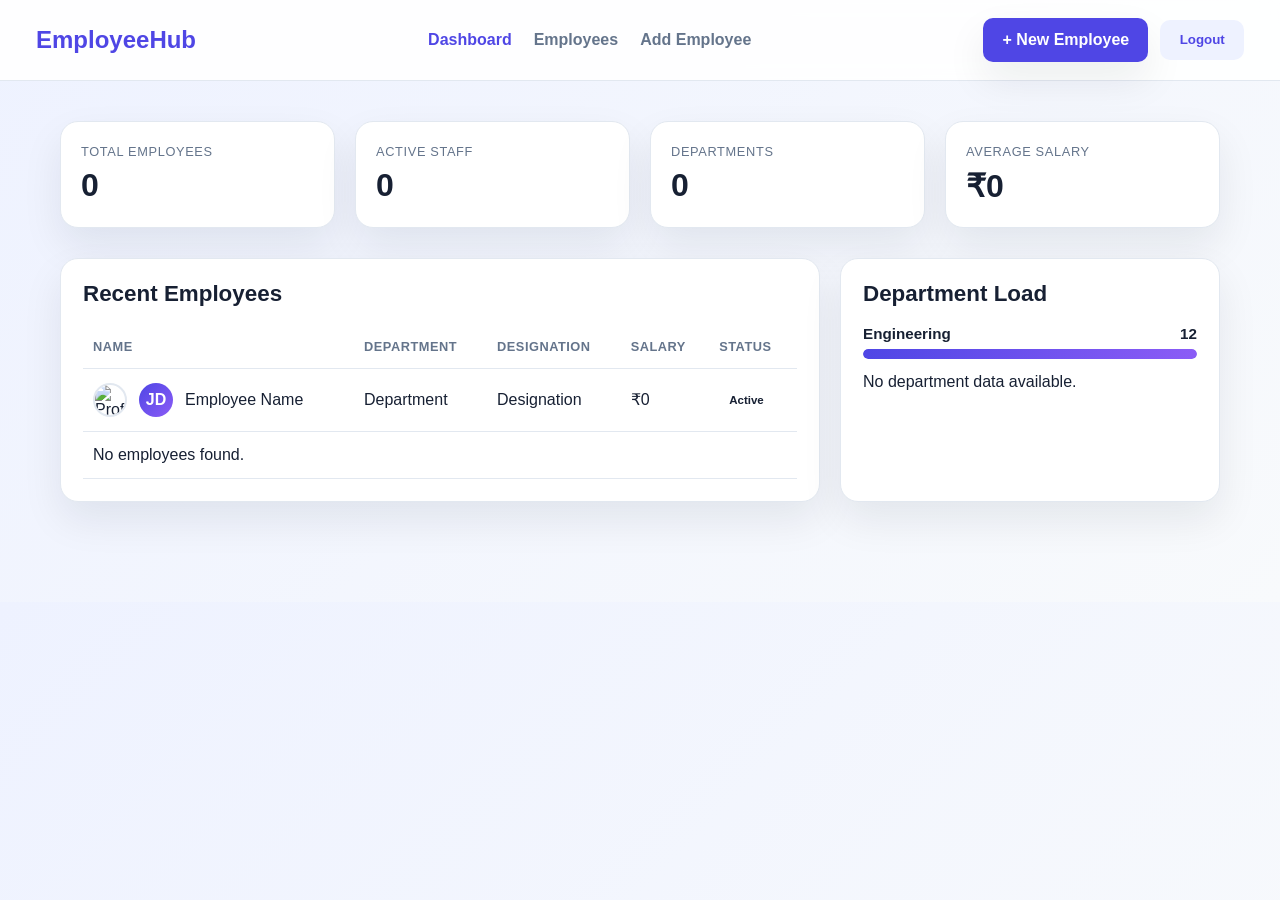
<file: target/classes/templates/dashboard.html>
<!DOCTYPE html>
<html xmlns:th="http://www.thymeleaf.org">
<head>
    <meta charset="UTF-8">
    <meta name="viewport" content="width=device-width, initial-scale=1.0">
    <title>Employee Dashboard</title>
    <style>
        :root {
            --bg: #f4f7fb;
            --card: #ffffff;
            --primary: #4f46e5;
            --primary-soft: #eef2ff;
            --accent: #10b981;
            --text: #172033;
            --muted: #64748b;
            --border: #e2e8f0;
            --shadow: 0 18px 40px rgba(15, 23, 42, 0.08);
        }
        * { box-sizing: border-box; }
        body {
            margin: 0;
            font-family: Arial, sans-serif;
            background: linear-gradient(135deg, #eef2ff 0%, #f8fafc 100%);
            color: var(--text);
        }
        a { text-decoration: none; }
        .topbar {
            display: flex;
            justify-content: space-between;
            align-items: center;
            background: rgba(255,255,255,0.9);
            backdrop-filter: blur(10px);
            padding: 18px 36px;
            position: sticky;
            top: 0;
            border-bottom: 1px solid var(--border);
        }
        .brand {
            font-size: 1.5rem;
            font-weight: 700;
            color: var(--primary);
        }
        .nav {
            display: flex;
            gap: 22px;
            align-items: center;
        }
        .nav a {
            color: var(--muted);
            font-weight: 600;
        }
        .nav a.active {
            color: var(--primary);
        }
        .button {
            display: inline-flex;
            align-items: center;
            justify-content: center;
            border-radius: 10px;
            padding: 0.8rem 1.2rem;
            font-weight: 700;
            border: none;
            cursor: pointer;
        }
        .button.primary {
            background: var(--primary);
            color: white;
            box-shadow: var(--shadow);
        }
        .container {
            max-width: 1200px;
            margin: 40px auto;
            padding: 0 20px 60px;
        }
        .stats-grid {
            display: grid;
            grid-template-columns: repeat(4, minmax(180px, 1fr));
            gap: 20px;
            margin-bottom: 30px;
        }
        .stat-card {
            background: var(--card);
            border-radius: 18px;
            box-shadow: var(--shadow);
            padding: 22px 20px;
            border: 1px solid var(--border);
        }
        .stat-label {
            color: var(--muted);
            font-size: 0.8rem;
            display: block;
            margin-bottom: 8px;
            text-transform: uppercase;
            letter-spacing: 0.05em;
        }
        .stat-value {
            font-size: 2rem;
            font-weight: 800;
            color: var(--text);
        }
        .dashboard-layout {
            display: grid;
            grid-template-columns: 2fr 1fr;
            gap: 20px;
        }
        .panel {
            background: var(--card);
            border-radius: 18px;
            border: 1px solid var(--border);
            box-shadow: var(--shadow);
            padding: 22px;
        }
        h2 {
            margin-top: 0;
            margin-bottom: 18px;
            font-size: 1.4rem;
        }
        table {
            width: 100%;
            border-collapse: collapse;
        }
        th, td {
            text-align: left;
            padding: 14px 10px;
            border-bottom: 1px solid var(--border);
        }
        th {
            color: var(--muted);
            font-size: 0.8rem;
            text-transform: uppercase;
            letter-spacing: 0.04em;
        }
        .status {
            display: inline-block;
            padding: 6px 10px;
            border-radius: 999px;
            font-size: 0.72rem;
            font-weight: 700;
        }
        .status.active {
            background: rgba(16,185,129,0.12);
            color: #047857;
        }
        .status.inactive {
            background: rgba(239,68,68,0.12);
            color: #b91c1c;
        }
        .department-list {
            display: flex;
            flex-direction: column;
            gap: 14px;
        }
        .department-row {
            display: flex;
            flex-direction: column;
            gap: 7px;
        }
        .department-row strong {
            display: flex;
            justify-content: space-between;
            font-size: 0.95rem;
        }
        .bar {
            background: #e2e8f0;
            border-radius: 999px;
            height: 10px;
            overflow: hidden;
        }
        .bar > span {
            display: block;
            height: 100%;
            background: linear-gradient(90deg, var(--primary), #8b5cf6);
            border-radius: 999px;
        }
        @media (max-width: 900px) {
            .stats-grid, .dashboard-layout { grid-template-columns: 1fr 1fr; }
        }
        @media (max-width: 640px) {
            .topbar { padding: 16px 18px; }
            .nav { display: none; }
            .stats-grid, .dashboard-layout { grid-template-columns: 1fr; }
        }
    </style>
</head>
<body>
    <header class="topbar">
        <div class="brand">EmployeeHub</div>
        <nav class="nav">
            <a class="active" th:href="@{/dashboard}">Dashboard</a>
            <a th:href="@{/employees}">Employees</a>
            <a th:href="@{/employees/new}">Add Employee</a>
        </nav>
        <div style="display:flex; gap:12px; align-items:center;">
            <a class="button primary" th:href="@{/employees/new}">+ New Employee</a>
            <form th:action="@{/logout}" method="post"><button class="button" type="submit" style="background:#eef2ff;color:var(--primary);">Logout</button></form>
        </div>
    </header>

    <main class="container">
        <section class="stats-grid">
            <div class="stat-card">
                <span class="stat-label">Total Employees</span>
                <div class="stat-value" th:text="${totalEmployees}">0</div>
            </div>
            <div class="stat-card">
                <span class="stat-label">Active Staff</span>
                <div class="stat-value" th:text="${activeEmployees}">0</div>
            </div>
            <div class="stat-card">
                <span class="stat-label">Departments</span>
                <div class="stat-value" th:text="${departmentCount}">0</div>
            </div>
            <div class="stat-card">
                <span class="stat-label">Average Salary</span>
                <div class="stat-value" th:text="${#numbers.formatCurrency(averageSalary)}">₹0</div>
            </div>
        </section>

        <section class="dashboard-layout">
            <div class="panel">
                <h2>Recent Employees</h2>
                <table>
                    <thead>
                    <tr>
                        <th>Name</th>
                        <th>Department</th>
                        <th>Designation</th>
                        <th>Salary</th>
                        <th>Status</th>
                    </tr>
                    </thead>
                    <tbody>
                    <tr th:each="employee : ${recentEmployees}">
                        <td>
                            <div style="display:flex; align-items:center; gap:12px;">
                                <img th:if="${employee.profileImageUrl != null and !#strings.isEmpty(employee.profileImageUrl)}"
                                     th:src="${employee.profileImageUrl}"
                                     alt="Profile"
                                     style="width:34px;height:34px;border-radius:50%;object-fit:cover;border:2px solid #e2e8f0;" />
                                <div th:unless="${employee.profileImageUrl != null and !#strings.isEmpty(employee.profileImageUrl)}"
                                     style="width:34px;height:34px;border-radius:50%;background:linear-gradient(135deg,#4f46e5,#8b5cf6);color:white;display:flex;align-items:center;justify-content:center;font-weight:700;">
                                    <span th:text="${#strings.substring(employee.firstName,0,1) + #strings.substring(employee.lastName,0,1)}">JD</span>
                                </div>
                                <span th:text="${employee.firstName + ' ' + employee.lastName}">Employee Name</span>
                            </div>
                        </td>
                        <td th:text="${employee.department}">Department</td>
                        <td th:text="${employee.designation}">Designation</td>
                        <td th:text="${#numbers.formatCurrency(employee.salary)}">₹0</td>
                        <td>
                            <span class="status" th:classappend="${employee.active != null && employee.active ? 'active' : 'inactive'}"
                                  th:text="${employee.active != null && employee.active ? 'Active' : 'Inactive'}">Active</span>
                        </td>
                    </tr>
                    <tr th:if="${#lists.isEmpty(recentEmployees)}">
                        <td colspan="5">No employees found.</td>
                    </tr>
                    </tbody>
                </table>
            </div>

            <aside class="panel">
                <h2>Department Load</h2>
                <div class="department-list">
                    <div class="department-row" th:each="entry : ${departmentBreakdown.entrySet()}">
                        <strong>
                            <span th:text="${entry.key}">Engineering</span>
                            <span th:text="${entry.value}">12</span>
                        </strong>
                        <div class="bar">
                            <span th:style="'width: ' + (${entry.value} * 100 / (${totalEmployees} == 0 ? 1 : ${totalEmployees})}) + '%'" ></span>
                        </div>
                    </div>
                    <div th:if="${#maps.isEmpty(departmentBreakdown)}">No department data available.</div>
                </div>
            </aside>
        </section>
    </main>
</body>
</html>
</file>
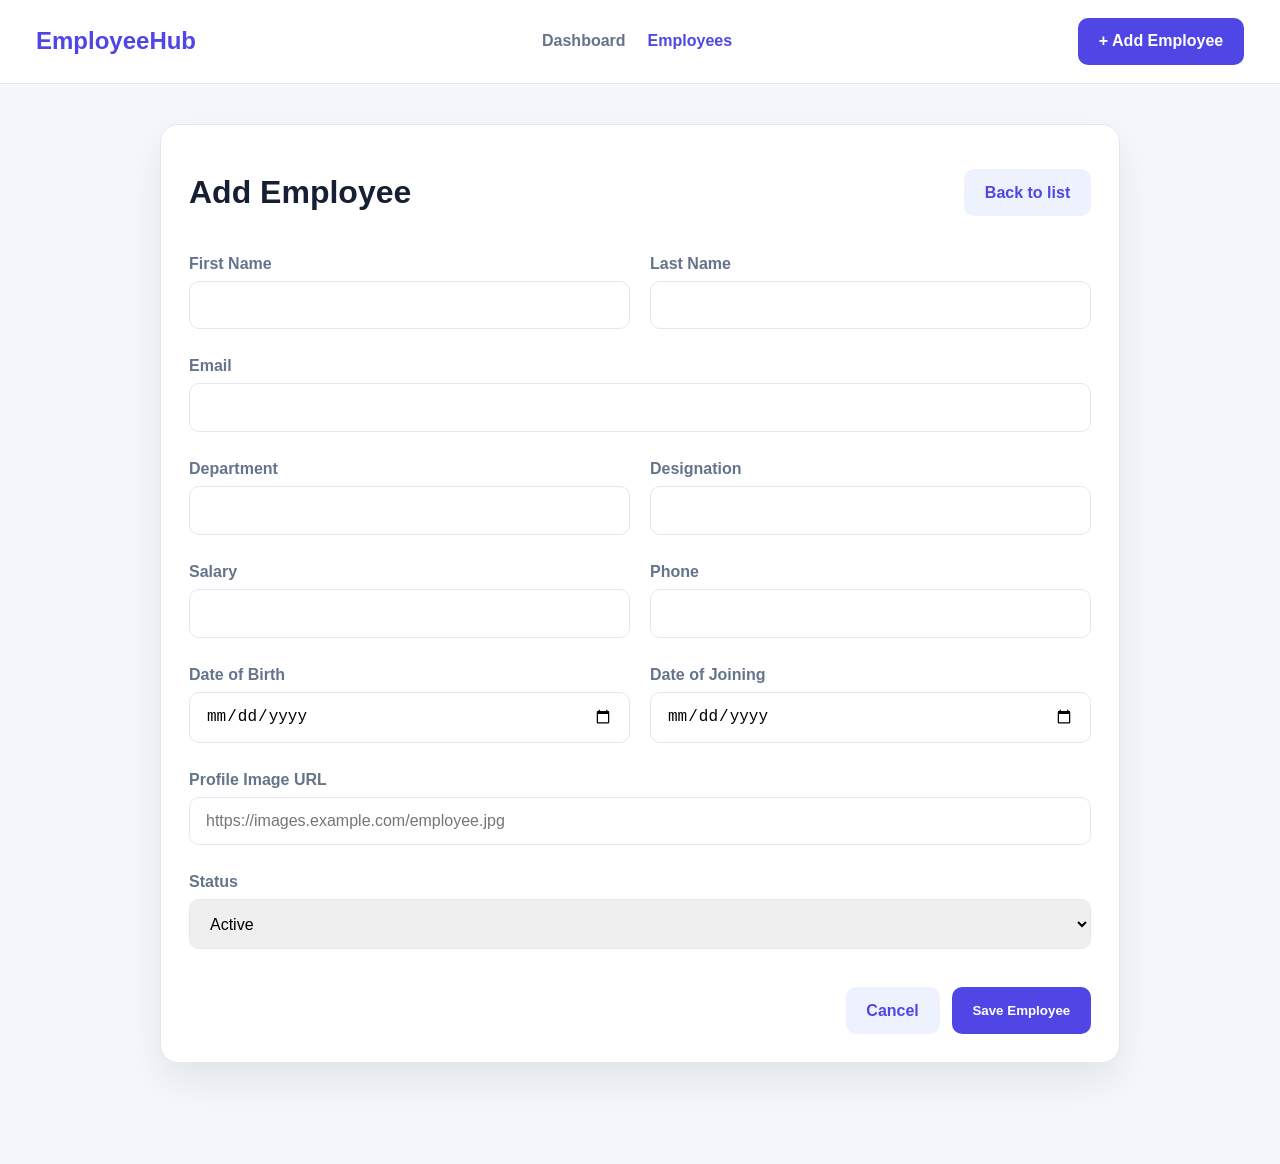
<file: target/classes/templates/employee-form.html>
<!DOCTYPE html>
<html xmlns:th="http://www.thymeleaf.org">
<head>
    <meta charset="UTF-8">
    <meta name="viewport" content="width=device-width, initial-scale=1.0">
    <title th:text="${isEdit} ? 'Edit Employee' : 'Add Employee'">Employee form</title>
    <style>
        :root {
            --bg: #f4f7fb;
            --card: #ffffff;
            --primary: #4f46e5;
            --text: #172033;
            --muted: #64748b;
            --border: #e2e8f0;
            --danger: #ef4444;
            --shadow: 0 18px 40px rgba(15, 23, 42, 0.08);
        }
        * { box-sizing: border-box; }
        body {
            margin: 0;
            font-family: Arial, sans-serif;
            background: var(--bg);
            color: var(--text);
        }
        a { text-decoration: none; }
        .topbar {
            display: flex;
            justify-content: space-between;
            align-items: center;
            background: rgba(255,255,255,0.9);
            padding: 18px 36px;
            border-bottom: 1px solid var(--border);
        }
        .brand { font-size: 1.5rem; font-weight: 700; color: var(--primary); }
        .nav { display: flex; gap: 22px; }
        .nav a { color: var(--muted); font-weight: 700; }
        .nav a.active { color: var(--primary); }
        .container {
            max-width: 1000px;
            margin: 40px auto;
            padding: 0 20px 60px;
        }
        .panel {
            background: var(--card);
            border: 1px solid var(--border);
            border-radius: 18px;
            box-shadow: var(--shadow);
            padding: 28px;
        }
        .page-head {
            display: flex;
            justify-content: space-between;
            align-items: center;
            margin-bottom: 22px;
        }
        form {
            display: grid;
            grid-template-columns: repeat(2, minmax(220px, 1fr));
            gap: 20px;
        }
        .field {
            display: flex;
            flex-direction: column;
            gap: 8px;
        }
        .field.full {
            grid-column: 1 / -1;
        }
        label {
            font-weight: 700;
            color: var(--muted);
        }
        input, select {
            border: 1px solid var(--border);
            border-radius: 10px;
            padding: 0.9rem 1rem;
            font-size: 1rem;
        }
        .button-row {
            grid-column: 1 / -1;
            display: flex;
            justify-content: flex-end;
            gap: 12px;
            margin-top: 18px;
        }
        .button {
            border: none;
            border-radius: 10px;
            padding: 0.9rem 1.3rem;
            font-weight: 700;
            cursor: pointer;
        }
        .button.primary { background: var(--primary); color: white; }
        .button.secondary { background: #eef2ff; color: var(--primary); }
        .error {
            color: var(--danger);
            font-size: 0.8rem;
            margin: 0;
        }
        @media (max-width: 640px) {
            form { grid-template-columns: 1fr; }
            .nav { display: none; }
            .topbar { padding: 16px 18px; }
            .page-head { display: block; }
        }
    </style>
</head>
<body>
    <header class="topbar">
        <div class="brand">EmployeeHub</div>
        <nav class="nav">
            <a th:href="@{/dashboard}">Dashboard</a>
            <a class="active" th:href="@{/employees}">Employees</a>
        </nav>
        <a class="button primary" th:href="@{/employees/new}">+ Add Employee</a>
    </header>

    <main class="container">
        <div class="panel">
            <div class="page-head">
                <h1 th:text="${isEdit} ? 'Edit Employee' : 'Add Employee'">Add Employee</h1>
                <a class="button secondary" th:href="@{/employees}">Back to list</a>
            </div>

            <form th:action="${isEdit} ? @{/employees/{id}/edit(id=${employee.id})} : @{/employees}"
                  th:object="${employee}"
                  method="post">

                <div class="field">
                    <label for="firstName">First Name</label>
                    <input id="firstName" type="text" th:field="*{firstName}" />
                    <p class="error" th:if="${#fields.hasErrors('firstName')}" th:errors="*{firstName}"></p>
                </div>

                <div class="field">
                    <label for="lastName">Last Name</label>
                    <input id="lastName" type="text" th:field="*{lastName}" />
                    <p class="error" th:if="${#fields.hasErrors('lastName')}" th:errors="*{lastName}"></p>
                </div>

                <div class="field full">
                    <label for="email">Email</label>
                    <input id="email" type="email" th:field="*{email}" />
                    <p class="error" th:if="${#fields.hasErrors('email')}" th:errors="*{email}"></p>
                </div>

                <div class="field">
                    <label for="department">Department</label>
                    <input id="department" type="text" th:field="*{department}" />
                    <p class="error" th:if="${#fields.hasErrors('department')}" th:errors="*{department}"></p>
                </div>

                <div class="field">
                    <label for="designation">Designation</label>
                    <input id="designation" type="text" th:field="*{designation}" />
                    <p class="error" th:if="${#fields.hasErrors('designation')}" th:errors="*{designation}"></p>
                </div>

                <div class="field">
                    <label for="salary">Salary</label>
                    <input id="salary" type="number" step="0.01" th:field="*{salary}" />
                    <p class="error" th:if="${#fields.hasErrors('salary')}" th:errors="*{salary}"></p>
                </div>

                <div class="field">
                    <label for="phone">Phone</label>
                    <input id="phone" type="text" th:field="*{phone}" />
                    <p class="error" th:if="${#fields.hasErrors('phone')}" th:errors="*{phone}"></p>
                </div>

                <div class="field">
                    <label for="dateOfBirth">Date of Birth</label>
                    <input id="dateOfBirth" type="date" th:field="*{dateOfBirth}" />
                    <p class="error" th:if="${#fields.hasErrors('dateOfBirth')}" th:errors="*{dateOfBirth}"></p>
                </div>

                <div class="field">
                    <label for="dateOfJoining">Date of Joining</label>
                    <input id="dateOfJoining" type="date" th:field="*{dateOfJoining}" />
                    <p class="error" th:if="${#fields.hasErrors('dateOfJoining')}" th:errors="*{dateOfJoining}"></p>
                </div>

                <div class="field full">
                    <label for="profileImageUrl">Profile Image URL</label>
                    <input id="profileImageUrl" type="url" th:field="*{profileImageUrl}" placeholder="https://images.example.com/employee.jpg" />
                    <p class="error" th:if="${#fields.hasErrors('profileImageUrl')}" th:errors="*{profileImageUrl}"></p>
                </div>

                <div class="field full">
                    <label for="active">Status</label>
                    <select id="active" th:field="*{active}">
                        <option th:value="true" th:text="'Active'">Active</option>
                        <option th:value="false" th:text="'Inactive'">Inactive</option>
                    </select>
                </div>

                <div class="button-row">
                    <a class="button secondary" th:href="@{/employees}">Cancel</a>
                    <button class="button primary" type="submit" th:text="${isEdit} ? 'Update Employee' : 'Save Employee'">Save Employee</button>
                </div>
            </form>
        </div>
    </main>
</body>
</html>
</file>
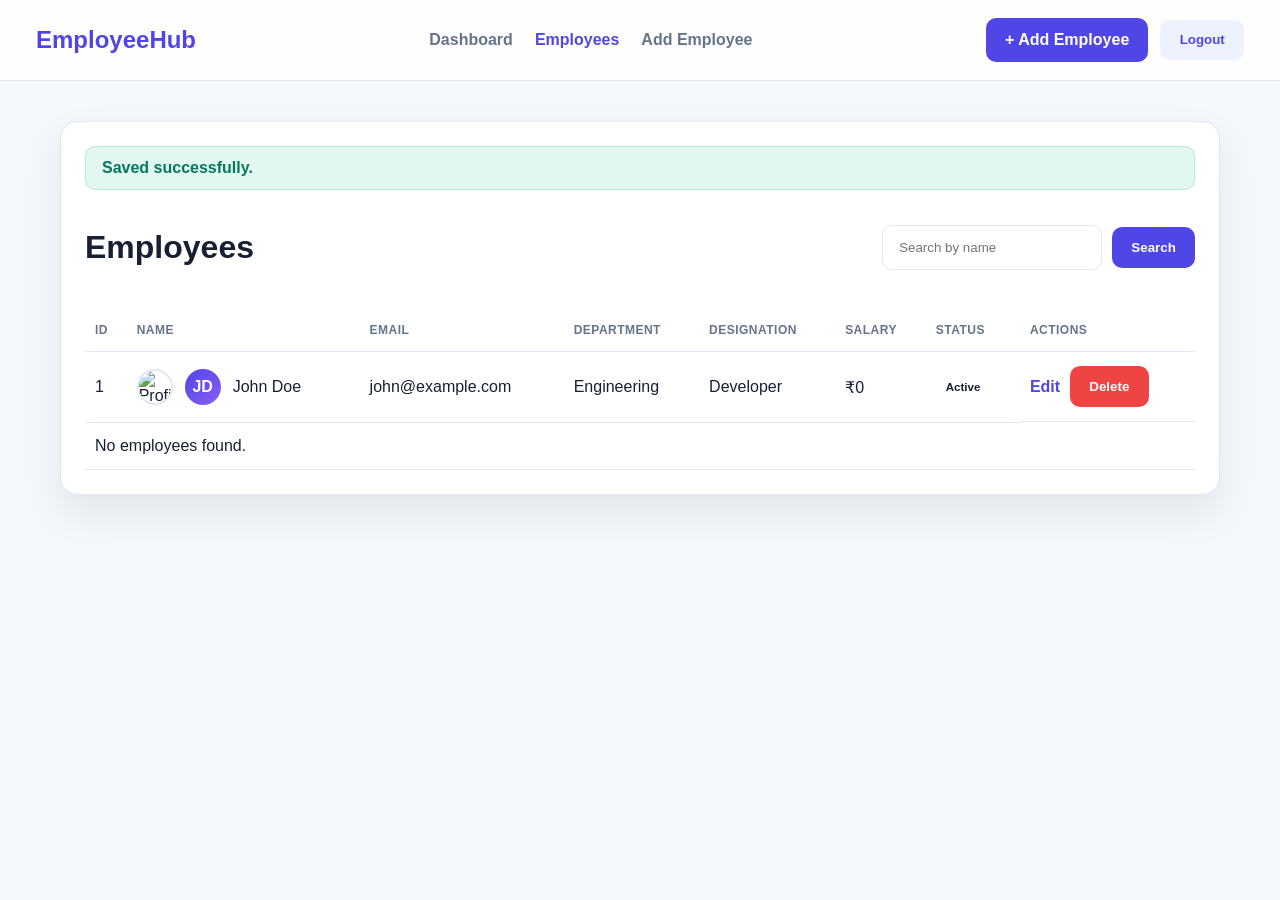
<file: target/classes/templates/employees.html>
<!DOCTYPE html>
<html xmlns:th="http://www.thymeleaf.org">
<head>
    <meta charset="UTF-8">
    <meta name="viewport" content="width=device-width, initial-scale=1.0">
    <title>Employees</title>
    <style>
        :root {
            --bg: #f4f7fb;
            --card: #ffffff;
            --primary: #4f46e5;
            --primary-soft: #eef2ff;
            --danger: #ef4444;
            --text: #172033;
            --muted: #64748b;
            --border: #e2e8f0;
            --shadow: 0 18px 40px rgba(15, 23, 42, 0.08);
        }
        * { box-sizing: border-box; }
        body {
            margin: 0;
            font-family: Arial, sans-serif;
            background: var(--bg);
            color: var(--text);
        }
        a { text-decoration: none; }
        .topbar {
            display: flex;
            justify-content: space-between;
            align-items: center;
            background: rgba(255,255,255,0.9);
            padding: 18px 36px;
            border-bottom: 1px solid var(--border);
        }
        .brand { font-size: 1.5rem; font-weight: 700; color: var(--primary); }
        .nav { display: flex; gap: 22px; }
        .nav a { color: var(--muted); font-weight: 700; }
        .nav a.active { color: var(--primary); }
        .button {
            display: inline-flex;
            align-items: center;
            justify-content: center;
            border: none;
            border-radius: 10px;
            padding: 0.8rem 1.2rem;
            font-weight: 700;
            cursor: pointer;
        }
        .button.primary { background: var(--primary); color: white; }
        .button.danger { background: var(--danger); color: white; }
        .container {
            max-width: 1200px;
            margin: 40px auto;
            padding: 0 20px 60px;
        }
        .panel {
            background: var(--card);
            border-radius: 18px;
            border: 1px solid var(--border);
            box-shadow: var(--shadow);
            padding: 24px;
        }
        .page-head {
            display: flex;
            justify-content: space-between;
            align-items: center;
            margin-bottom: 22px;
            gap: 18px;
        }
        .search-form {
            display: flex;
            gap: 10px;
            align-items: center;
        }
        .search-form input {
            padding: 0.9rem 1rem;
            border-radius: 10px;
            border: 1px solid var(--border);
            min-width: 220px;
        }
        .alert { 
            padding: 12px 16px; 
            border-radius: 10px; 
            margin-bottom: 18px; 
            background: rgba(16,185,129,0.12); 
            border: 1px solid rgba(16,185,129,0.2); 
            color: #047857; 
            font-weight: 600;
        }
        table {
            width: 100%;
            border-collapse: collapse;
        }
        th, td {
            text-align: left;
            padding: 14px 10px;
            border-bottom: 1px solid var(--border);
        }
        th {
            color: var(--muted);
            font-size: 0.75rem;
            text-transform: uppercase;
            letter-spacing: 0.04em;
        }
        .status {
            display: inline-block;
            padding: 6px 10px;
            border-radius: 999px;
            font-weight: 700;
            font-size: 0.72rem;
        }
        .status.active { background: rgba(16,185,129,0.12); color: #047857; }
        .status.inactive { background: rgba(239,68,68,0.12); color: #b91c1c; }
        .actions {
            display: flex;
            gap: 10px;
            align-items: center;
        }
        .link-btn {
            color: var(--primary);
            font-weight: 700;
        }
        .inline-form { display: inline; }
        @media (max-width: 640px) {
            .topbar { padding: 16px 18px; }
            .nav { display: none; }
            .page-head { display: block; }
            .search-form { margin-top: 14px; }
            .search-form input { min-width: 0; width: 100%; }
        }
    </style>
</head>
<body>
    <header class="topbar">
        <div class="brand">EmployeeHub</div>
        <nav class="nav">
            <a th:href="@{/dashboard}">Dashboard</a>
            <a class="active" th:href="@{/employees}">Employees</a>
            <a th:href="@{/employees/new}">Add Employee</a>
        </nav>
        <div style="display:flex; gap:12px; align-items:center;">
            <a class="button primary" th:href="@{/employees/new}">+ Add Employee</a>
            <form th:action="@{/logout}" method="post"><button class="button" type="submit" style="background:#eef2ff;color:var(--primary);">Logout</button></form>
        </div>
    </header>

    <main class="container">
        <div class="panel">
            <div th:if="${successMessage}" class="alert" th:text="${successMessage}">Saved successfully.</div>

            <div class="page-head">
                <h1>Employees</h1>
                <form class="search-form" th:action="@{/employees/search}" method="get">
                    <input type="text" name="name" placeholder="Search by name" th:value="${searchTerm}" />
                    <button class="button primary" type="submit">Search</button>
                </form>
            </div>

            <table>
                <thead>
                    <tr>
                        <th>ID</th>
                        <th>Name</th>
                        <th>Email</th>
                        <th>Department</th>
                        <th>Designation</th>
                        <th>Salary</th>
                        <th>Status</th>
                        <th>Actions</th>
                    </tr>
                </thead>
                <tbody>
                    <tr th:each="employee : ${employees}">
                        <td th:text="${employee.id}">1</td>
                        <td>
                            <div style="display:flex; align-items:center; gap:12px;">
                                <img th:if="${employee.profileImageUrl != null and !#strings.isEmpty(employee.profileImageUrl)}"
                                     th:src="${employee.profileImageUrl}"
                                     alt="Profile"
                                     style="width:36px;height:36px;border-radius:50%;object-fit:cover;border:2px solid #e2e8f0;" />
                                <div th:unless="${employee.profileImageUrl != null and !#strings.isEmpty(employee.profileImageUrl)}"
                                     style="width:36px;height:36px;border-radius:50%;background:linear-gradient(135deg,#4f46e5,#8b5cf6);color:white;display:flex;align-items:center;justify-content:center;font-weight:700;">
                                    <span th:text="${#strings.substring(employee.firstName,0,1) + #strings.substring(employee.lastName,0,1)}">JD</span>
                                </div>
                                <span th:text="${employee.firstName + ' ' + employee.lastName}">John Doe</span>
                            </div>
                        </td>
                        <td th:text="${employee.email}">john@example.com</td>
                        <td th:text="${employee.department}">Engineering</td>
                        <td th:text="${employee.designation}">Developer</td>
                        <td th:text="${#numbers.formatCurrency(employee.salary)}">₹0</td>
                        <td>
                            <span class="status" th:classappend="${employee.active != null && employee.active ? 'active' : 'inactive'}"
                                  th:text="${employee.active != null && employee.active ? 'Active' : 'Inactive'}">Active</span>
                        </td>
                        <td class="actions">
                            <a class="link-btn" th:href="@{'/employees/' + ${employee.id} + '/edit'}">Edit</a>
                            <form class="inline-form" th:action="@{'/employees/' + ${employee.id} + '/delete'}" method="post">
                                <button class="button danger" type="submit">Delete</button>
                            </form>
                        </td>
                    </tr>
                    <tr th:if="${#lists.isEmpty(employees)}">
                        <td colspan="8">No employees found.</td>
                    </tr>
                </tbody>
            </table>
        </div>
    </main>
</body>
</html>
</file>
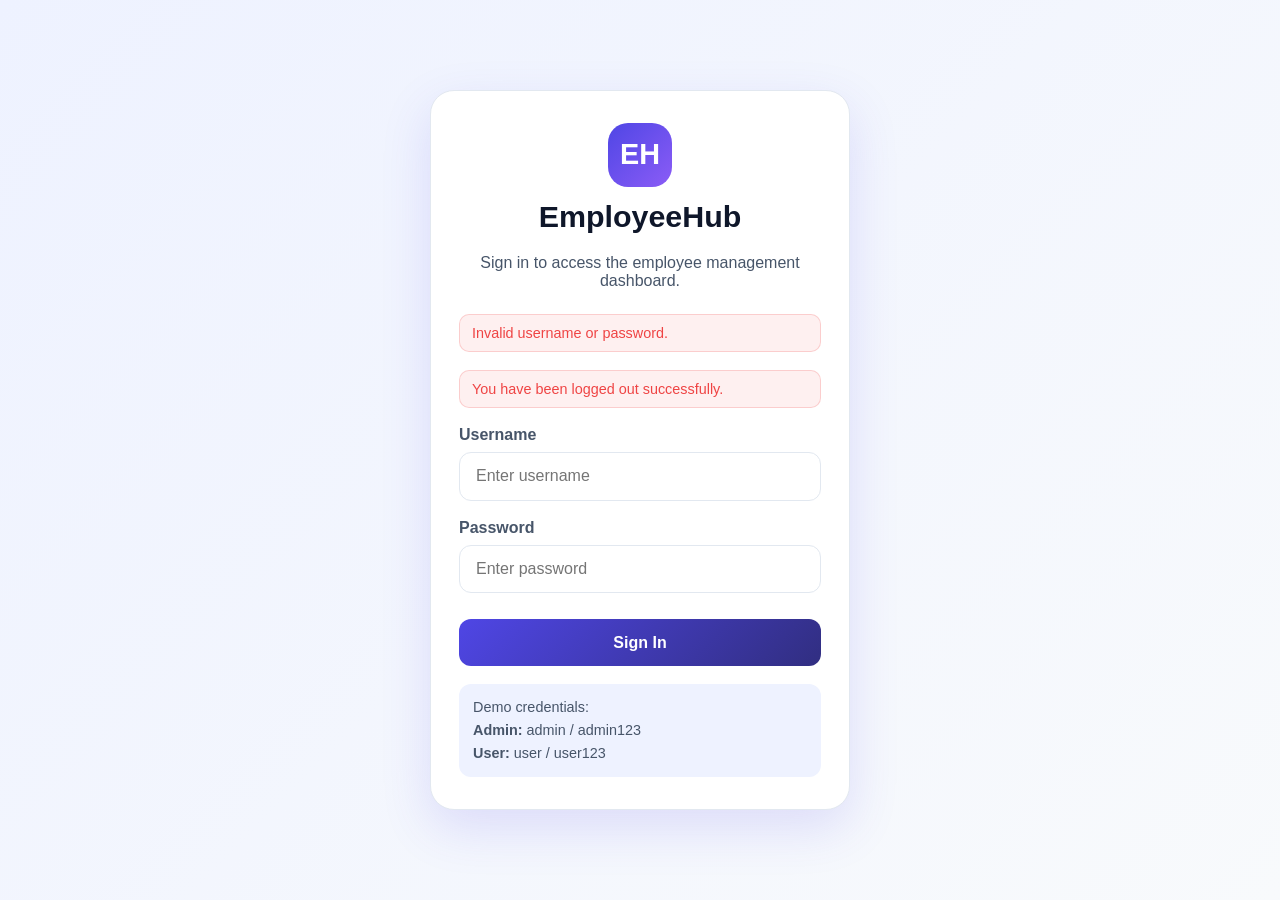
<file: target/classes/templates/login.html>
<!DOCTYPE html>
<html xmlns:th="http://www.thymeleaf.org">
<head>
    <meta charset="UTF-8">
    <meta name="viewport" content="width=device-width, initial-scale=1.0">
    <title>EmployeeHub Login</title>
    <style>
        :root {
            --bg: #f4f7fb;
            --card: #ffffff;
            --primary: #4f46e5;
            --primary-dark: #312e81;
            --text: #0f172a;
            --muted: #475569;
            --border: #e2e8f0;
            --shadow: 0 18px 50px rgba(79, 70, 229, 0.15);
            --danger: #ef4444;
        }
        * { box-sizing: border-box; }
        body {
            margin: 0;
            min-height: 100vh;
            display: flex;
            align-items: center;
            justify-content: center;
            font-family: Arial, sans-serif;
            background: linear-gradient(135deg, #eef2ff 0%, #f8fafc 100%);
            color: var(--text);
        }
        .login-card {
            width: min(420px, calc(100% - 32px));
            background: var(--card);
            border: 1px solid var(--border);
            border-radius: 24px;
            box-shadow: var(--shadow);
            padding: 32px 28px;
        }
        .brand {
            text-align: center;
            margin-bottom: 20px;
        }
        .brand-badge {
            display: inline-flex;
            align-items: center;
            justify-content: center;
            width: 64px;
            height: 64px;
            border-radius: 20px;
            background: linear-gradient(135deg, var(--primary), #8b5cf6);
            color: white;
            font-size: 1.8rem;
            font-weight: 700;
            margin-bottom: 12px;
        }
        h1 {
            margin: 0 0 8px;
            font-size: 1.9rem;
        }
        .subtitle {
            margin: 0 0 24px;
            color: var(--muted);
            text-align: center;
        }
        .form-group {
            margin-bottom: 18px;
        }
        label {
            display: block;
            margin-bottom: 8px;
            font-weight: 700;
            color: var(--muted);
        }
        input {
            width: 100%;
            padding: 0.9rem 1rem;
            border: 1px solid var(--border);
            border-radius: 12px;
            font-size: 1rem;
        }
        .login-button {
            width: 100%;
            border: none;
            border-radius: 12px;
            background: linear-gradient(135deg, var(--primary), var(--primary-dark));
            color: white;
            padding: 0.9rem 1rem;
            font-size: 1rem;
            font-weight: 700;
            cursor: pointer;
            margin-top: 8px;
        }
        .credentials {
            margin-top: 18px;
            background: #eef2ff;
            color: var(--muted);
            border-radius: 12px;
            padding: 12px 14px;
            font-size: 0.9rem;
            line-height: 1.6;
        }
        .alert {
            margin-bottom: 18px;
            background: rgba(239, 68, 68, 0.08);
            border: 1px solid rgba(239, 68, 68, 0.2);
            color: var(--danger);
            padding: 10px 12px;
            border-radius: 10px;
            font-size: 0.9rem;
        }
    </style>
</head>
<body>
    <div class="login-card">
        <div class="brand">
            <div class="brand-badge">EH</div>
            <h1>EmployeeHub</h1>
        </div>
        <p class="subtitle">Sign in to access the employee management dashboard.</p>

        <div class="alert" th:if="${param.error}">Invalid username or password.</div>
        <div class="alert" th:if="${param.logout}">You have been logged out successfully.</div>

        <form th:action="@{/login}" method="post">
            <div class="form-group">
                <label for="username">Username</label>
                <input id="username" name="username" type="text" placeholder="Enter username" required>
            </div>

            <div class="form-group">
                <label for="password">Password</label>
                <input id="password" name="password" type="password" placeholder="Enter password" required>
            </div>

            <input type="hidden" th:if="${_csrf != null}" th:name="${_csrf.parameterName}" th:value="${_csrf.token}" />
            <button class="login-button" type="submit">Sign In</button>
        </form>

        <div class="credentials">
            Demo credentials:<br>
            <strong>Admin:</strong> admin / admin123<br>
            <strong>User:</strong> user / user123
        </div>
    </div>
</body>
</html>
</file>
